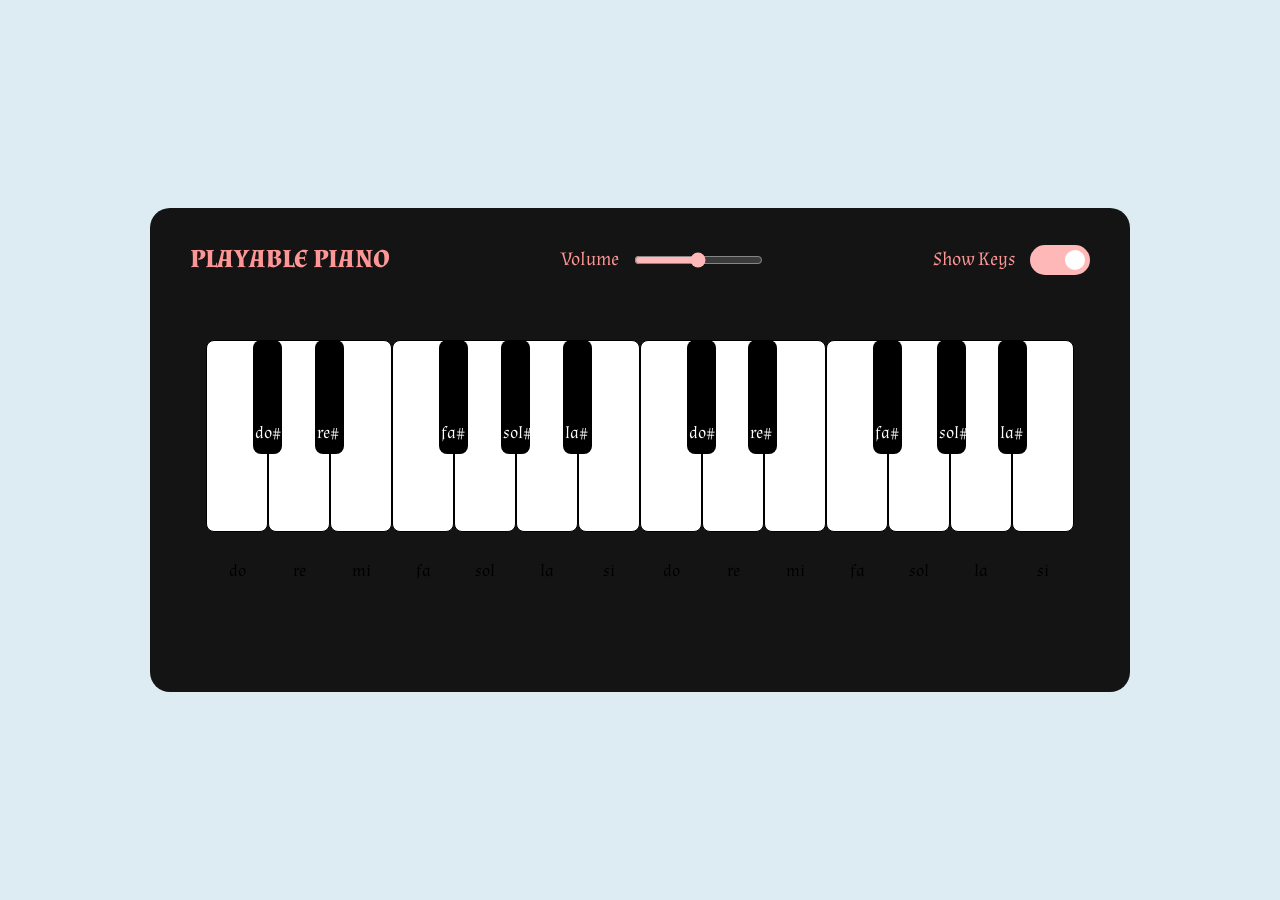
<file: index.html>
<!DOCTYPE html>
<html lang="en">
  <head>
    <meta charset="utf-8">
    <title>Playable Piano</title>
    <link rel="stylesheet" href="style.css">
    <meta name="viewport" content="width=device-width, initial-scale=1.0">
    <link rel="preconnect" href="https://fonts.googleapis.com">
    <link rel="preconnect" href="https://fonts.gstatic.com" crossorigin>
    <link href="https://fonts.googleapis.com/css2?family=Almendra:ital@1&display=swap" rel="stylesheet">
    <script src="script.js" defer></script>
  </head>
  <body>
    <div class="wrapper">
      <header>
        <h2>PLAYABLE PIANO</h2>
        <div class="column volume-slider">
          <span>Volume</span>
          <input type="range" min="0" max="1" value="0.5" step="any">
        </div>
        <div class="column keys-checkbox">
          <span>Show Keys</span><input type="checkbox" checked>
        </div>
      </header>
      <div class="piano-keys">

         <!-- White-keys -->
         <div  class="white-key key" data-key="0"><span>do</span></div >
         <div  class="white-key key" data-key="1"><span>re</span></div >
         <div  class="white-key key" data-key="2"><span>mi</span></div >
         <div  class="white-key key" data-key="3"><span>fa</span></div >
         <div  class="white-key key" data-key="4"><span>sol</span></div >
         <div  class="white-key key" data-key="5"><span>la</span></div >
         <div  class="white-key key" data-key="6"><span>si</span></div >
         <div  class="white-key key" data-key="7"><span>do</span></div >
         <div  class="white-key key" data-key="8"><span>re</span></div >
         <div  class="white-key key" data-key="9"><span>mi</span></div >
         <div  class="white-key key" data-key="10"><span>fa</span></div >
         <div  class="white-key key" data-key="11"><span>sol</span></div >
         <div  class="white-key key" data-key="12"><span>la</span></div >
         <div  class="white-key key" data-key="13"><span>si</span></div >
       


         <!-- Black keys -->
         <div  class="black-key key black-1" data-key="0b"><span>do#</span></div >
         <div  class="black-key key black-2" data-key="1b"><span>re#</span></div >
         <div  class="black-key key black-4" data-key="2b"><span>fa#</span></div >
         <div  class="black-key key black-5" data-key="3b"><span>sol#</span></div >
         <div  class="black-key key black-6" data-key="4b"><span>la#</span></div >
         <div  class="black-key key black-8" data-key="5b"><span>do#</span></div >
         <div  class="black-key key black-9" data-key="6b"><span>re#</span></div >
         <div  class="black-key key black-11" data-key="7b"><span>fa#</span></div >
         <div  class="black-key key black-12" data-key="8b"><span>sol#</span></div >
         <div  class="black-key key black-13" data-key="9b"><span>la#</span></div >
         </div>
      
    </div>

  </body>
</html>
</file>
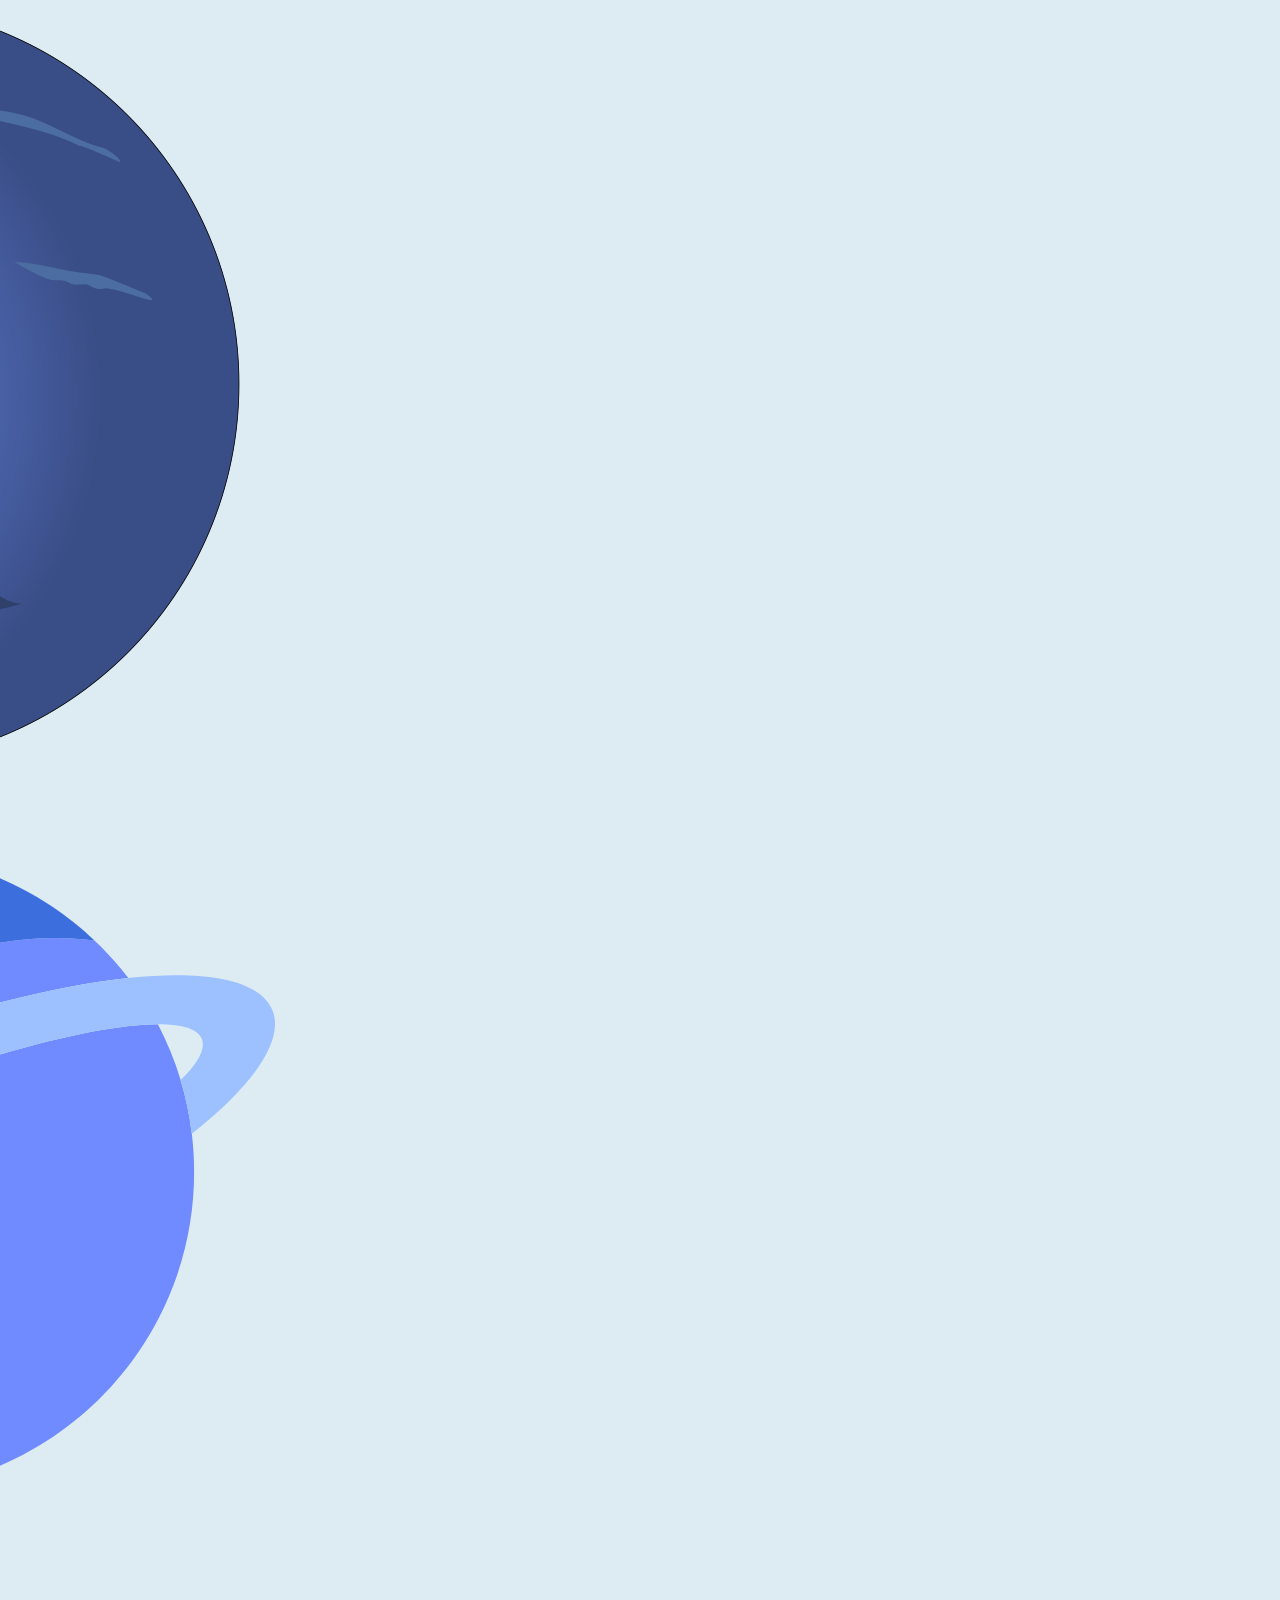
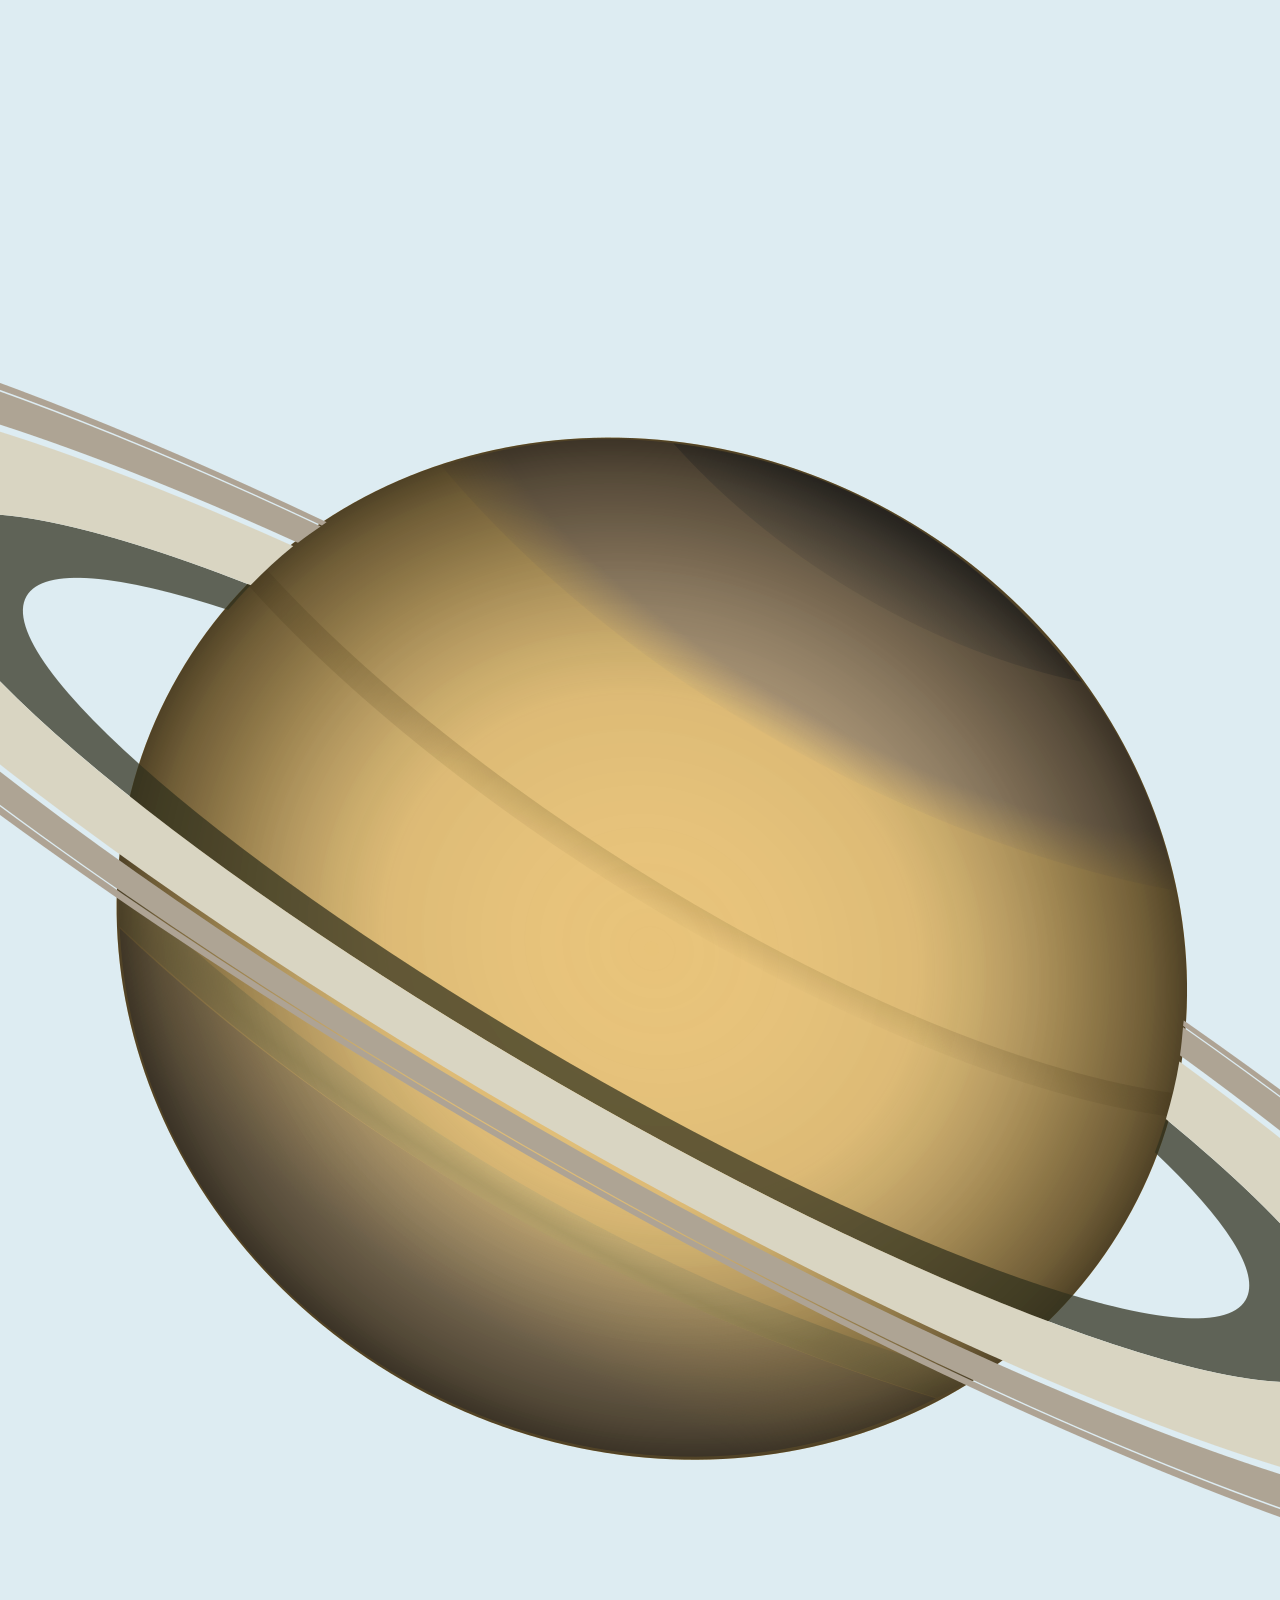
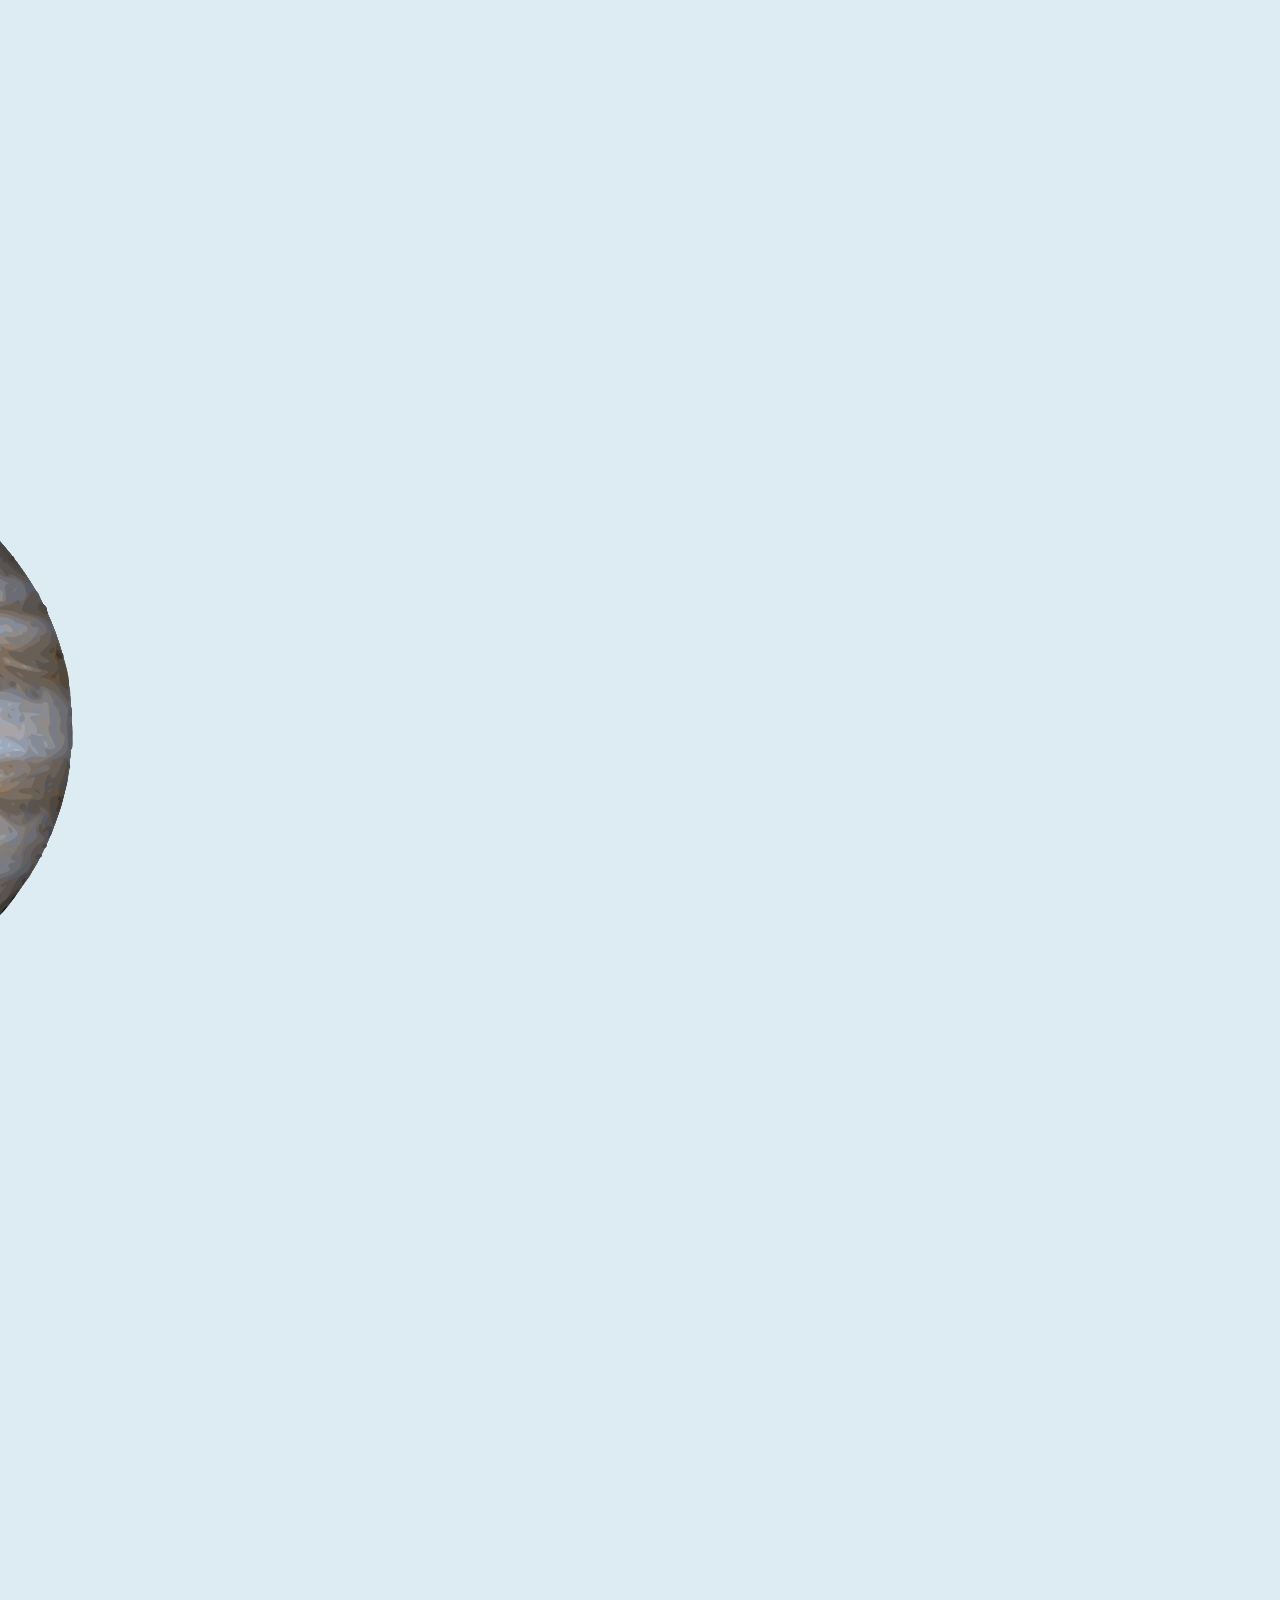
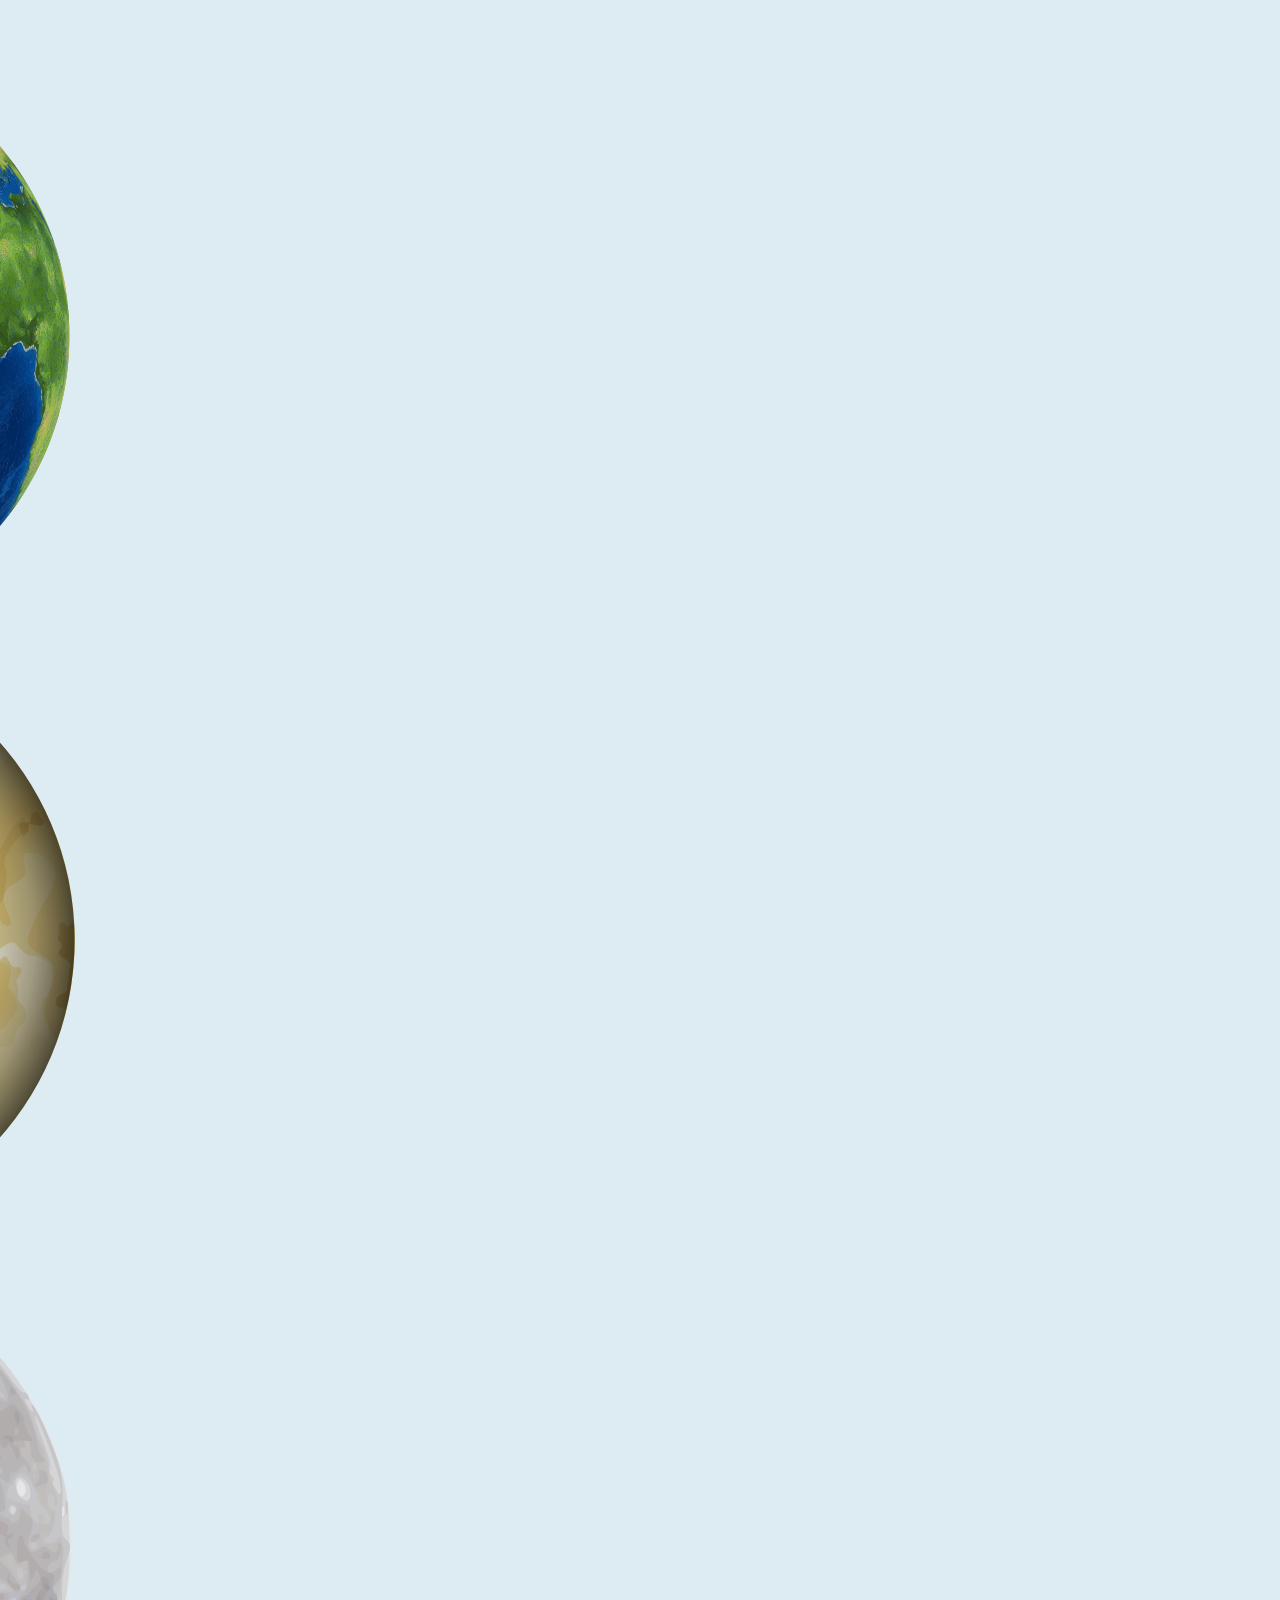
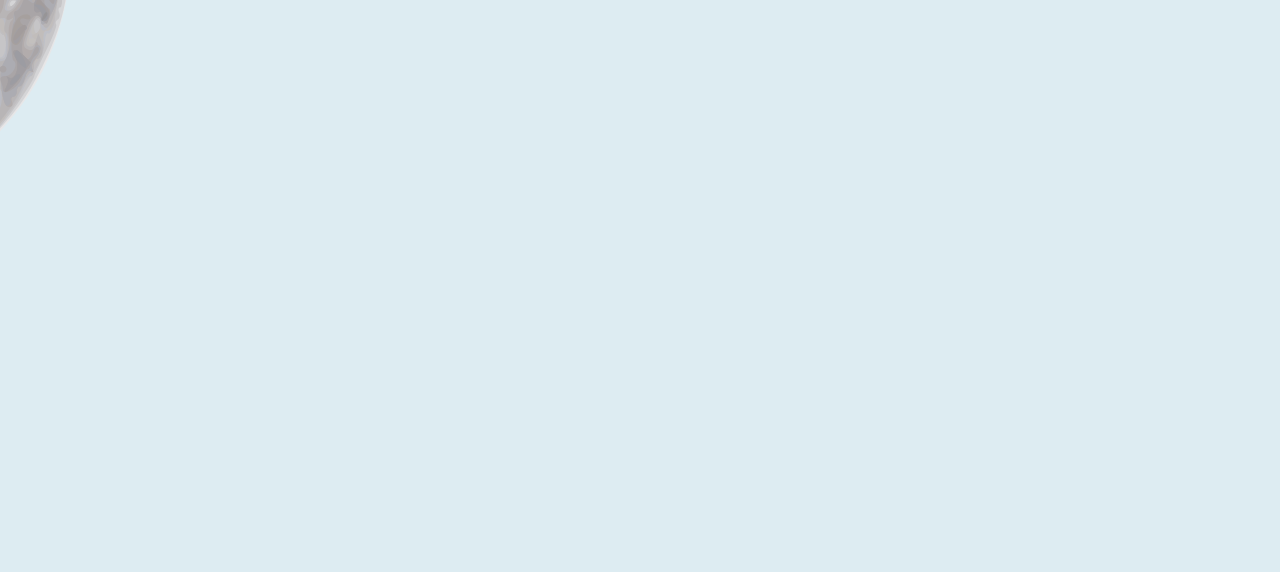
<file: main.html>
<!DOCTYPE html>
<html>
  <head>
    <meta charset="UTF-8" />
    <meta http-equiv="X-UA-Compatible" content="IE=edge" />
    <meta name="viewport" content="width=device-width, initial-scale=1.0" />
    <title>Solar System</title>
    <link rel="stylesheet" href="style.css" />
  </head>
  <body>
    <div class="container">
      <div class="neptune">
        <img src="img/neptune.png" />
      </div>
      <div class="uranus">
        <img src="img/uranus.svg" />
      </div>
      <div class="saturn">
        <img src="img/saturn.png" />
      </div>
      <div class="jupiter">
        <img src="img/jupiter.png" />
      </div>
      <div class="mars">
        <img src="img/mars.png" />
      </div>
      <div class="earth">
        <img src="img/earth.png" />
      </div>
      <div class="venus">
        <img src="img/venus.png" />
      </div>
      <div class="mercury">
        <img src="img/mercury.png" />
      </div>
      <div class="sun">
        <img src="img/sun.png" />
      </div>
    </div>
  </body>
</html>
</file>
<file: style.css>
* {
    margin: 0;
    padding: 0;
    box-sizing: border-box;
    font-family: 'Almendra', sans-serif;
  }
  body {
    display: flex;
    align-items: center;
    justify-content: center;
    min-height: 100vh;
    background: #ddecf2;
  }
  .wrapper {
    
    padding: 35px 40px;
    border-radius: 20px;
    background: #141414;
  }
  .wrapper header {
    display: flex;
    color: #ff9696;
    align-items: center;
    justify-content: space-between;
  }
  header h2 {
    font-size: 1.6rem;
  }
  header .column {
    display: flex;
    align-items: center;
    border-radius: 5px 25px 25px 5px;
    
  }
  
  header span {
    font-weight: 500;
    margin-right: 15px;
    font-size: 1.19rem;
  }
  header input {
    outline: none;
    border-radius: 30px;
  }
  .volume-slider input {
    accent-color: #feb8b8;
  }
  .keys-checkbox input {
    height: 30px;
    width: 60px;
    cursor: pointer;
    appearance: none;
    position: relative;
    background: #feb8b8;
  }
  .keys-checkbox input::before {
    content: "";
    position: absolute;
    top: 50%;
    left: 5px;
    width: 20px;
    height: 20px;
    border-radius: 50%;
    background: #000000;
    transform: translateY(-50%);
    transition: all 0.3s ease;
  }
  .keys-checkbox input:checked::before {
    left: 35px;
    background: #fff;
  }
  .piano-keys {
    display: flex;
    width: 900px;
    height: 37vh;
    border: 10px;
    border-radius: 1rem;
    margin: 0 auto;
    padding: 1rem;
    margin-top: 3rem;
    position: relative;
    list-style: none;
  }
  
  .piano-keys .key span {
    position: absolute;
    bottom: 75px;
    width: 5%;
    color: #000000;
    font-size: 1.05rem;
    text-align: center;
  }
  .piano-keys .key.hide span {
    display: none;
  }
  .piano-keys .black-key span {
    bottom: 10px;
    color: #ffffff;
    left: 2px;
  }
  
  .key {
    width: 100px;
    height: 12rem;
    border-radius: 8px;
    display: flex;
    align-items: flex-end;
    justify-content: center;
    cursor: pointer;
  }
  
  .white-key {
    border: 0.01px solid black;
    background-color: #fff;
    transition: 0.01s all;
  }
  
  .white-active,
  .white-key:hover {
    background-color: rgb(244, 86, 105);
    border-bottom: none;
    
  }
  
  .black-key {
    background: rgb(0, 0, 0);
    color: #fff;
    z-index: 1;
    height: 7.1rem;
    width: 1.8rem;
    position: absolute;
    transition: 0.01s all;
  }
  
  .black-1 {
    left: 63px;
  }
  
  .black-2 {
    left: 125px;
  }
  
  .black-4 {
    left: 249px;
  }
  
  .black-5 {
    left: 311px;
  }
  .black-6 {
    left: 373px;
  }
  
  .black-8 {
    left: 497px;
  }
  .black-9 {
    left: 558px;
  }
  
  .black-11 {
    left: 683px;
  }
  
  .black-12 {
    left: 747px;
  }
  
  .black-13 {
    left: 808px;
  }
  
  .black-key:hover {
    background: rgb(248, 47, 181);
  
  
  }
  
  .black-key:active {
    background: rgb(255, 0, 255);
  }
  
  
  @media screen and (max-width: 1075px) {
    .wrapper {
      padding: 10px;
      margin-left: 200px;
      width: 780px;
      
    }
    header {
      flex-direction: column;
    }
    header :where(h2, .column) {
      margin-bottom: 13px;
    }
    .volume-slider input {
      max-width: 100px;
    }
  
  .piano-keys {
    margin-top: 15px;
    
  }
 
  .piano-keys .black-key {
    height: 100px;
    width: 30px;
    
  }

  .black-1 {
    left: 50px;
  }
  
  .black-2 {
    left: 100px;
  }
  
  .black-4 {
    left: 200px;
  }
  
  .black-5 {
    left: 250px;
  }
  .black-6 {
    left: 300px;
  }
  
  .black-8 {
    left: 400px;
  }
  .black-9 {
    left: 451px;
  }
  
  .black-11 {
    left: 552px;
  }
  
  .black-12 {
    left: 600px;
  }
  
  .black-13 {
    left: 652px;
  }

  .piano-keys .white-key {
    height: 180px;
    width: 50px;
  }


}
  
  @media screen and (max-width: 570px) {
    
    .piano-keys .key:nth-child(11),
    .piano-keys .key:nth-child(12),
    .piano-keys .key:nth-child(13),
    .piano-keys .key:nth-child(14),
    .piano-keys .key:nth-child(23),
    .piano-keys .key:nth-child(24),
    .piano-keys .key:nth-child(25),
    .piano-keys .key:nth-child(22)
 {
      display: none;
    }
    .piano-keys .white-key {
      width: 50px;
    }

    .wrapper {
      width: 550px;
    }

    .piano-keys .black-key span {
      bottom: 15px;
    }  
  }
</file>
